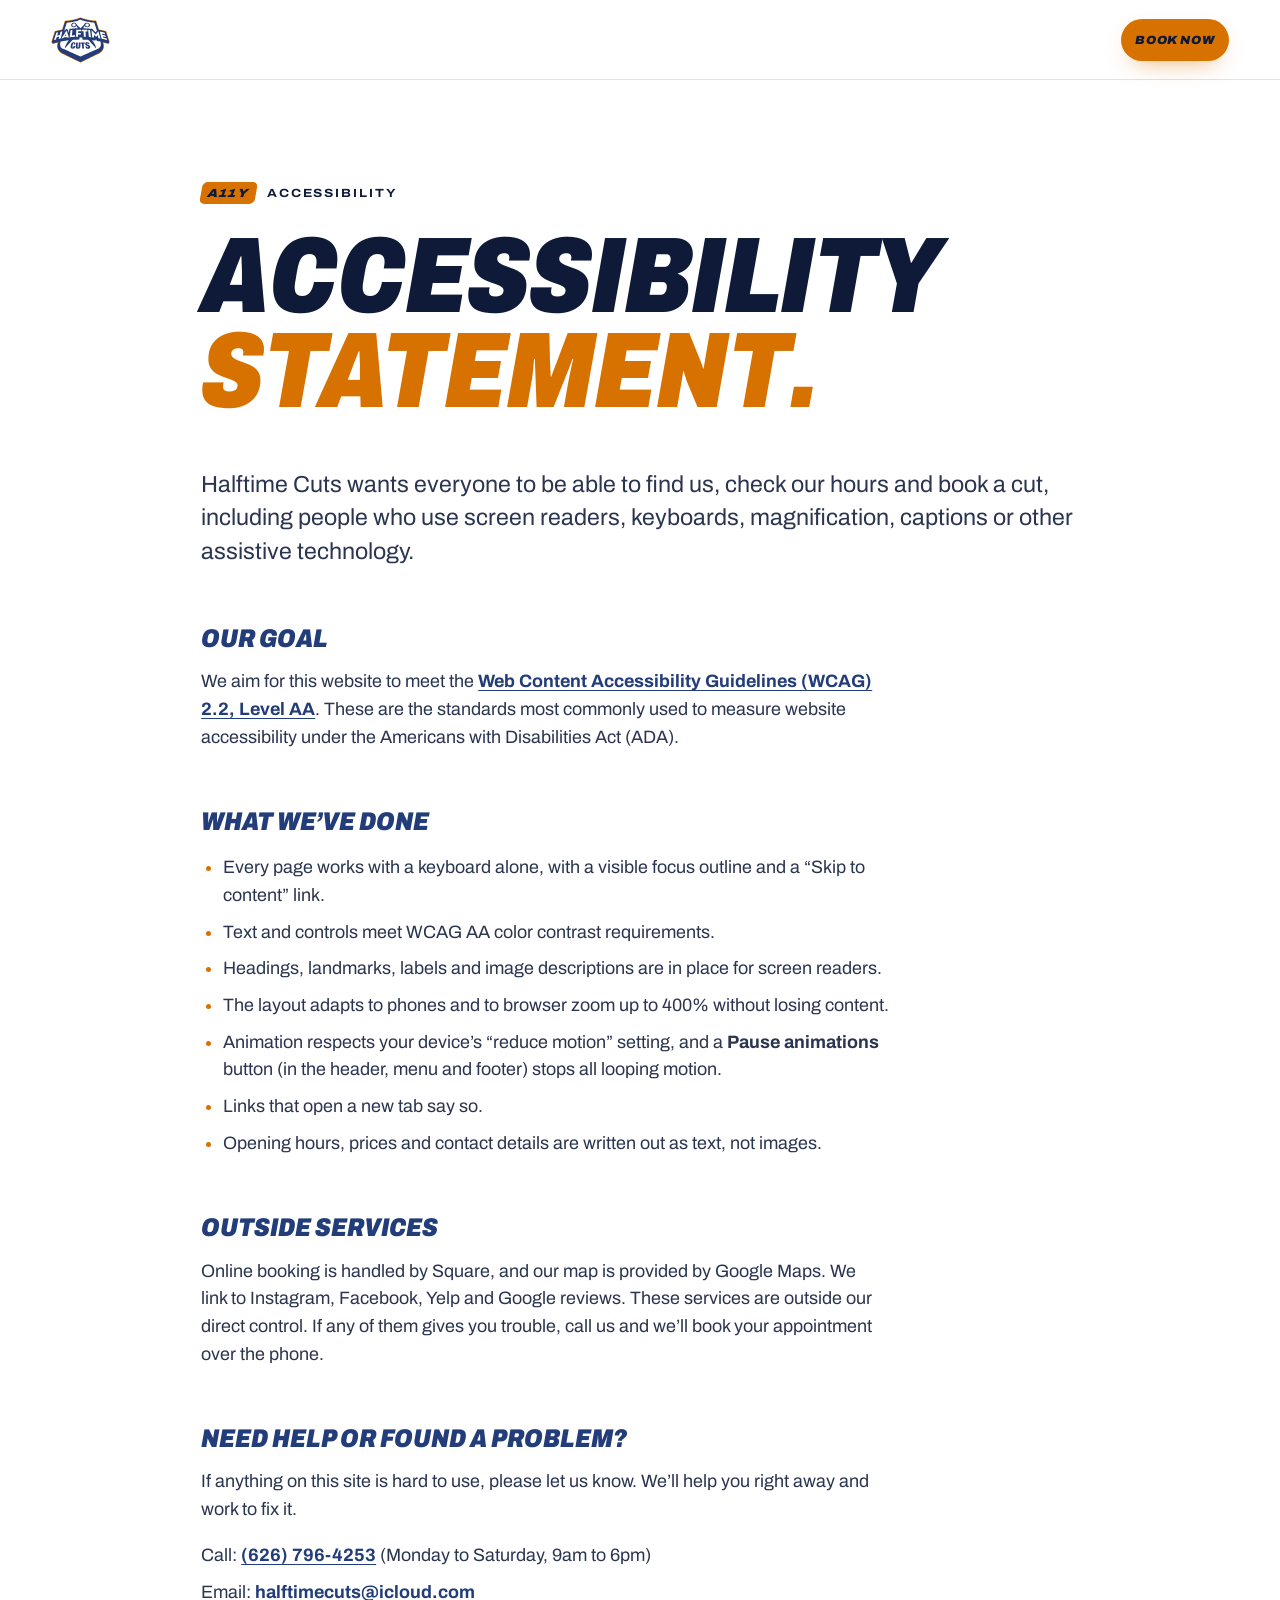
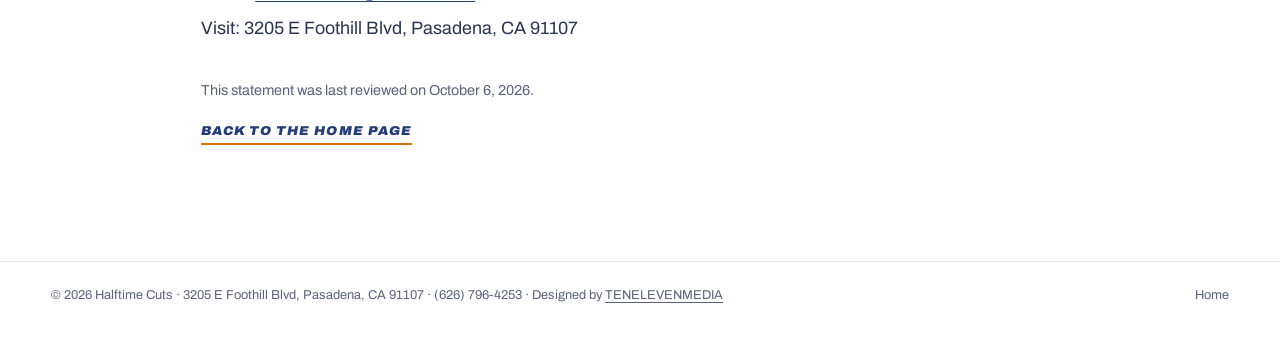
<file: accessibility.html>
<!doctype html>
<html lang="en" class="js">
<head>
  <meta charset="utf-8">
  <meta name="viewport" content="width=device-width, initial-scale=1, viewport-fit=cover">
  <title>Accessibility Statement | Halftime Cuts, Pasadena</title>
  <meta name="description" content="Halftime Cuts is committed to a website everyone can use. Read our accessibility statement and how to reach us if anything gets in your way.">
  <meta name="theme-color" content="#FFFFFF">
  <link rel="canonical" href="https://www.halftimecuts.com/accessibility.html">
  <link rel="icon" href="assets/img/favicon-32.png" sizes="32x32" type="image/png">
  <link rel="icon" href="assets/img/logo.svg" type="image/svg+xml">
  <link rel="apple-touch-icon" href="assets/img/apple-touch-icon.png">
  <link rel="manifest" href="site.webmanifest">
  <link rel="stylesheet" href="assets/css/styles.css">
  <script>
    if (/\.github\.io$/i.test(location.hostname)) {
      var m = document.createElement('meta'); m.name = 'robots'; m.content = 'noindex'; document.head.appendChild(m);
    }
  </script>
</head>
<body>
  <a class="skip-link" href="#main">Skip to content</a>
  <p id="new-tab" hidden>Opens in a new tab</p>

  <header class="header is-scrolled">
    <div class="header__inner">
      <a class="brand" href="./" aria-label="Halftime Cuts home">
        <img class="brand__logo" src="assets/img/logo.svg" alt="" width="616" height="482">
      </a>
      <div class="header__actions">
        <a class="btn btn--orange btn--sm" href="https://book.squareup.com/appointments/pg6dc6n4ebbigh/location/L945AZH7F1CPT/services?ref=accessibility" target="_blank" rel="noopener" aria-describedby="new-tab">
          <span>Book Now</span>
        </a>
      </div>
    </div>
  </header>

  <main id="main" tabindex="-1" class="doc">
    <div class="wrap doc__wrap">
      <p class="kicker"><span>A11Y</span>Accessibility</p>
      <h1 class="h2">Accessibility <em>statement.</em></h1>

      <div class="doc__body">
        <p class="doc__lede">Halftime Cuts wants everyone to be able to find us, check our hours and book a cut, including people who use screen readers, keyboards, magnification, captions or other assistive technology.</p>

        <h2>Our goal</h2>
        <p>We aim for this website to meet the <a href="https://www.w3.org/TR/WCAG22/">Web Content Accessibility Guidelines (WCAG) 2.2, Level AA</a>. These are the standards most commonly used to measure website accessibility under the Americans with Disabilities Act (ADA).</p>

        <h2>What we’ve done</h2>
        <ul>
          <li>Every page works with a keyboard alone, with a visible focus outline and a “Skip to content” link.</li>
          <li>Text and controls meet WCAG AA color contrast requirements.</li>
          <li>Headings, landmarks, labels and image descriptions are in place for screen readers.</li>
          <li>The layout adapts to phones and to browser zoom up to 400% without losing content.</li>
          <li>Animation respects your device’s “reduce motion” setting, and a <strong>Pause animations</strong> button (in the header, menu and footer) stops all looping motion.</li>
          <li>Links that open a new tab say so.</li>
          <li>Opening hours, prices and contact details are written out as text, not images.</li>
        </ul>

        <h2>Outside services</h2>
        <p>Online booking is handled by Square, and our map is provided by Google Maps. We link to Instagram, Facebook, Yelp and Google reviews. These services are outside our direct control. If any of them gives you trouble, call us and we’ll book your appointment over the phone.</p>

        <h2>Need help or found a problem?</h2>
        <p>If anything on this site is hard to use, please let us know. We’ll help you right away and work to fix it.</p>
        <ul class="doc__contact">
          <li>Call: <a href="tel:+16267964253">(626) 796-4253</a> (Monday to Saturday, 9am to 6pm)</li>
          <li>Email: <a href="mailto:halftimecuts@icloud.com">halftimecuts@icloud.com</a></li>
          <li>Visit: 3205 E Foothill Blvd, Pasadena, CA 91107</li>
        </ul>

        <p class="doc__date">This statement was last reviewed on October 6, 2026.</p>

        <p><a class="link-arrow" href="./"><span>Back to the home page</span></a></p>
      </div>
    </div>
  </main>

  <footer class="footer footer--simple">
    <div class="wrap footer__legal">
      <p>© <span data-year>2026</span> Halftime Cuts · 3205 E Foothill Blvd, Pasadena, CA 91107 · <a href="tel:+16267964253">(626) 796-4253</a> · <span class="footer__credit">Designed by <a href="https://www.tenelevenmedia.com/" target="_blank" rel="noopener" aria-describedby="new-tab">TENELEVENMEDIA</a></span></p>
      <a href="./">Home</a>
    </div>
  </footer>
  <script>
    // This page doesn't load main.js, so keep the copyright year current here.
    document.querySelectorAll('[data-year]').forEach(function (el) { el.textContent = String(new Date().getFullYear()); });
  </script>
</body>
</html>
</file>
<file: assets/css/styles.css>
/* ==========================================================================
   Halftime Cuts — Pasadena, CA
   Sports-house barbershop. Brand colors from the logo: blue, orange, white.
   ========================================================================== */

/* ---------- Fonts (self-hosted, OFL; subset to Latin and to the weight/width ranges used) ---------- */
@font-face {
  font-family: "Archivo";
  src: url("../fonts/archivo-latin-wdth-normal.woff2") format("woff2-variations"),
       url("../fonts/archivo-latin-wdth-normal.woff2") format("woff2");
  font-weight: 400 900;
  font-stretch: 75% 120%;
  font-style: normal;
  font-display: swap;
}
@font-face {
  font-family: "Archivo";
  src: url("../fonts/archivo-latin-wdth-italic.woff2") format("woff2-variations"),
       url("../fonts/archivo-latin-wdth-italic.woff2") format("woff2");
  font-weight: 400 900;
  font-stretch: 75% 120%;
  font-style: italic;
  font-display: swap;
}

/* ---------- Tokens ---------- */
:root {
  /* Brand (sampled from the logo) */
  --blue: #223D79;
  --orange: #D77200;
  --white: #FFFFFF;

  /* Supporting */
  --navy: #0E1A38;          /* text ink */
  --blue-2: #2D4C92;
  --orange-2: #F28B1A;      /* orange on blue/navy */
  --orange-ink: #A85600;    /* small orange text on white */
  --ice: #F2F5FA;
  --ice-2: #E4EAF4;
  --ink-soft: #2B3550;
  --muted: #5A6378;
  --line: rgba(14, 26, 56, 0.12);
  --green: #1F8A4C;

  --font: "Archivo", "Helvetica Neue", Arial, sans-serif;

  --gutter: clamp(16px, 4vw, 56px);
  --max: 1520px;
  --header-h: 80px;
  --radius: 20px;

  --ease: cubic-bezier(0.16, 1, 0.3, 1);
  --ease-in-out: cubic-bezier(0.76, 0, 0.24, 1);

  --pole: linear-gradient(45deg,
    var(--blue) 0 12.5%, var(--white) 12.5% 25%, var(--orange) 25% 37.5%, var(--white) 37.5% 50%,
    var(--blue) 50% 62.5%, var(--white) 62.5% 75%, var(--orange) 75% 87.5%, var(--white) 87.5% 100%);

  color-scheme: light;
}

@media (max-width: 899px) {
  :root { --header-h: 66px; --radius: 16px; }
}

/* ---------- Base ---------- */
*, *::before, *::after { box-sizing: border-box; }

html {
  -webkit-text-size-adjust: 100%;
  text-size-adjust: 100%;
  background: var(--white);
}
html {
  /* Focused or anchored content never lands under the fixed header / mobile booking bar (WCAG 2.4.11). */
  scroll-padding-top: calc(var(--header-h) + 16px);
  scroll-padding-bottom: 24px;
}
@media (max-width: 899px) { html { scroll-padding-bottom: calc(96px + env(safe-area-inset-bottom)); } }
@media (prefers-reduced-motion: no-preference) {
  html:not(.motion) { scroll-behavior: smooth; }
}

body {
  margin: 0;
  background: var(--white);
  color: var(--navy);
  font-family: var(--font);
  font-size: clamp(1rem, 0.96rem + 0.2vw, 1.125rem);
  line-height: 1.55;
  -webkit-font-smoothing: antialiased;
  -moz-osx-font-smoothing: grayscale;
  text-rendering: optimizeLegibility;
  overflow-x: clip;
}

img, svg, iframe { display: block; max-width: 100%; }
a { color: inherit; }
p { margin: 0 0 1em; }
p:last-child { margin-bottom: 0; }
h1, h2, h3 { margin: 0; font-weight: inherit; }
address { font-style: normal; }
button { font: inherit; color: inherit; }

::selection { background: var(--orange); color: var(--navy); }

:focus-visible {
  outline: 3px solid var(--navy);
  outline-offset: 3px;
  border-radius: 6px;
}
/* Light focus ring on dark surfaces */
.cta :focus-visible,
.scorebug :focus-visible,
.review-card--blue :focus-visible { outline-color: var(--white); }
/* Programmatic focus targets (sections reached via in-page links) don't need a ring */
[tabindex="-1"]:focus { outline: none; }

.skip-link {
  position: fixed;
  top: 12px; left: 12px;
  z-index: 400;
  padding: 12px 18px;
  border-radius: 999px;
  background: var(--navy);
  color: var(--white);
  font-weight: 700;
  text-decoration: none;
  transform: translateY(-160%);
  transition: transform 0.3s var(--ease);
}
.skip-link:focus { transform: none; }

.sprite { position: absolute; width: 0; height: 0; overflow: hidden; }

.wrap {
  width: 100%;
  max-width: var(--max);
  margin-inline: auto;
  padding-inline: var(--gutter);
}

.section { padding-block: clamp(96px, 12vw, 180px); }

/* ---------- Type ---------- */
.kicker {
  display: flex;
  align-items: center;
  gap: 0.9em;
  margin: 0 0 1.6rem;
  font-size: 0.74rem;
  font-weight: 700;
  font-stretch: 115%;
  letter-spacing: 0.16em;
  text-transform: uppercase;
  color: var(--navy);
}
.kicker span {
  display: inline-grid;
  place-items: center;
  min-width: 2.7em;
  height: 1.9em;
  padding: 0 0.6em;
  border-radius: 5px;
  background: var(--orange);
  color: var(--navy);
  font-style: italic;
  font-weight: 900;
  letter-spacing: 0.04em;
  transform: skewX(-10deg);
  font-variant-numeric: tabular-nums;
}
.kicker--small { margin-bottom: 0.8rem; color: var(--orange-ink); }
.kicker--light { color: var(--white); }
.kicker svg { width: 18px; height: 18px; color: var(--orange-2); }

.h2 {
  font-style: italic;
  font-weight: 900;
  font-stretch: 80%;
  text-transform: uppercase;
  font-size: clamp(3.1rem, 8.4vw, 8.8rem);
  line-height: 0.88;
  letter-spacing: -0.01em;
  color: var(--navy);
}
.h2 em, .hero__title em { font-style: italic; color: var(--orange); }

.h3 {
  font-style: italic;
  font-weight: 900;
  font-stretch: 80%;
  text-transform: uppercase;
  font-size: clamp(3rem, 5.6vw, 5.6rem);
  line-height: 0.88;
  margin-bottom: 1.4rem;
  color: var(--blue);
}

.section-intro {
  max-width: 34ch;
  color: var(--ink-soft);
  font-size: clamp(1.05rem, 1rem + 0.3vw, 1.25rem);
  line-height: 1.5;
}

.section-head { margin-bottom: clamp(40px, 6vw, 88px); }
.section-head--split {
  display: grid;
  grid-template-columns: minmax(0, 1fr);
  gap: 28px;
  align-items: end;
}
@media (min-width: 900px) {
  .section-head--split { grid-template-columns: 1.2fr 1fr; }
  .section-head--split .section-intro { justify-self: end; }
}

.h2, .h3, .gram__title, .player__name, .visit__address, .cta__title, .faq__q, .svc__name,
.stat dd, .score__num, .exp__item h3, .statement { overflow-wrap: anywhere; }

/* Split-text scaffolding (created by JS). Words mask their letters for the rise-in. */
.w {
  display: inline-block;
  overflow: hidden;
  vertical-align: top;
  text-indent: 0;
  padding: 0.08em 0.12em 0.12em 0.02em;
  margin: -0.08em -0.12em -0.12em -0.02em;
}
.wi, .c { display: inline-block; will-change: transform; }
/* Italic letters lean past their own box, and Safari clips each transformed piece to
   that box, slicing the slant off. Pad the box over the overhang and pull the spacing back. */
.wi, .c { padding-inline: 0.1em; margin-inline: -0.1em; }

/* Counters (set up by JS): the real number stays put for screen readers and is
   clipped (never faded) while a decorative copy ticks up over it. */
[data-count] { display: inline-block; position: relative; }
.count__tick { position: absolute; top: 0; left: 0; white-space: nowrap; }
.is-counting > .count__value { display: inline-block; clip-path: inset(0 0 100% 0); }

/* ---------- Buttons & links ---------- */
.btn {
  --h: 50px;
  --fill: var(--blue);
  --fill-text: var(--white);
  position: relative;
  isolation: isolate;
  display: inline-flex;
  align-items: center;
  justify-content: center;
  gap: 0.65em;
  height: var(--h);
  padding: 0 1.5em;
  border: 0;
  border-radius: 999px;
  overflow: hidden;
  font-family: var(--font);
  font-size: 0.82rem;
  font-style: italic;
  font-weight: 900;
  font-stretch: 105%;
  letter-spacing: 0.08em;
  text-transform: uppercase;
  text-decoration: none;
  white-space: nowrap;
  cursor: pointer;
  transition: color 0.45s var(--ease), box-shadow 0.45s var(--ease);
  -webkit-tap-highlight-color: transparent;
}
.btn::before {
  content: "";
  position: absolute;
  inset: -1px;
  z-index: -1;
  border-radius: inherit;
  background: var(--fill);
  transform: translateY(102%);
  transition: transform 0.6s var(--ease);
}
.btn svg { width: 1.15em; height: 1.15em; flex: none; transition: transform 0.6s var(--ease); }
.btn:hover::before, .btn:focus-visible::before { transform: translateY(0); }
.btn:hover, .btn:focus-visible { color: var(--fill-text); }
.btn:hover svg { transform: rotate(45deg); }
.btn:active { transform: scale(0.98); }

.btn--orange { background: var(--orange); color: var(--navy); box-shadow: 0 10px 24px -12px rgba(215, 114, 0, 0.7); }
.btn--blue { background: var(--blue); color: var(--white); --fill: var(--orange); --fill-text: var(--navy); }
.btn--ghost { background: transparent; color: var(--navy); box-shadow: inset 0 0 0 2px var(--navy); --fill: var(--navy); }

.btn--sm { --h: 42px; padding: 0 1.15em; font-size: 0.74rem; }
.btn--lg { --h: 60px; padding: 0 1.9em; font-size: 0.88rem; }
.btn--xl { --h: clamp(68px, 7vw, 92px); padding: 0 2.6em; font-size: clamp(0.95rem, 0.85rem + 0.4vw, 1.15rem); }
.btn--block { width: 100%; }

.link-arrow {
  display: inline-flex;
  align-items: center;
  gap: 0.6em;
  min-height: 24px;
  padding-top: 4px;
  padding-bottom: 0.3em;
  font-size: 0.8rem;
  font-style: italic;
  font-weight: 900;
  font-stretch: 105%;
  letter-spacing: 0.08em;
  text-transform: uppercase;
  text-decoration: none;
  color: var(--blue);
  background: linear-gradient(var(--orange), var(--orange)) left bottom / 100% 2px no-repeat;
  transition: color 0.3s;
}
.link-arrow svg { width: 1.2em; height: 1.2em; transition: transform 0.6s var(--ease); }
.link-arrow:hover { color: var(--orange-ink); }
.link-arrow:hover svg { transform: translateX(5px); }

.icon-btn {
  display: grid;
  place-items: center;
  width: 42px; height: 42px;
  border-radius: 50%;
  color: var(--blue);
  box-shadow: inset 0 0 0 2px var(--ice-2);
  transition: background-color 0.4s var(--ease), color 0.4s var(--ease), box-shadow 0.4s;
}
.icon-btn svg { width: 19px; height: 19px; }
.icon-btn:hover { background: var(--blue); color: var(--white); box-shadow: inset 0 0 0 2px var(--blue); }

/* Pause / play animations (WCAG 2.2.2) */
.icon-btn--motion { display: none; padding: 0; border: 0; background: transparent; cursor: pointer; }
@media (min-width: 900px) { .icon-btn--motion { display: grid; } }
.icon-btn--motion .icon-play,
.is-paused .icon-btn--motion .icon-pause { display: none; }
.is-paused .icon-btn--motion .icon-play { display: block; }
.text-btn {
  display: inline-flex;
  align-items: center;
  gap: 8px;
  min-height: 24px;
  padding: 4px 0;
  border: 0;
  background: none;
  font: inherit;
  color: inherit;
  cursor: pointer;
}
.text-btn__icon {
  width: 10px; height: 12px;
  border-inline: 3px solid currentColor;
}
.is-paused .text-btn__icon {
  width: 0; height: 0;
  border-block: 6px solid transparent;
  border-inline: 10px solid currentColor;
  border-right-width: 0;
}
.text-btn[aria-pressed="true"] { color: var(--orange-ink); }

.stars { display: inline-flex; gap: 2px; color: var(--orange); }
.stars svg { width: 14px; height: 14px; }
.stars--lg svg { width: 22px; height: 22px; }

/* ---------- Preloader ---------- */
.preloader { display: none; }
.intro .preloader {
  position: fixed;
  inset: 0;
  z-index: 250;
  display: grid;
  place-items: center;
  background: var(--white);
  color: var(--navy);
  animation: curtain 0.9s var(--ease-in-out) 1.35s forwards;
}
@keyframes curtain { to { transform: translateY(-100%); visibility: hidden; } }
@property --clock { syntax: "<integer>"; inherits: false; initial-value: 0; }
.preloader__clock-n { counter-reset: clock var(--clock); }
.preloader__clock-n::before { content: counter(clock, decimal-leading-zero); }
.intro .preloader__clock-n { animation: clock 0.95s cubic-bezier(0.45, 0, 0.25, 1) 0.1s forwards; }
@keyframes clock { to { --clock: 45; } }
.intro .preloader__logo { animation: pop 0.8s cubic-bezier(0.34, 1.56, 0.64, 1) backwards; }
.intro .preloader__board { animation: board-out 0.35s ease-in 1.05s forwards; }
@keyframes board-out { to { opacity: 0; translate: 0 -40%; } }
.intro .preloader__word { animation: word-in 0.45s cubic-bezier(0.34, 1.56, 0.64, 1) 1.1s forwards; }
@keyframes word-in { from { opacity: 0; translate: -50% 60%; } to { opacity: 1; translate: -50% 0; } }
.intro .preloader__progress span { animation: grow 1.25s ease-in-out forwards; }
@keyframes grow { to { transform: scaleX(1); } }
@keyframes pop { from { scale: 0.6; } }
.preloader__inner { position: relative; display: grid; justify-items: center; gap: 18px; text-align: center; }
.preloader__logo { width: clamp(150px, 22vw, 220px); height: auto; }
.preloader__board {
  display: flex;
  align-items: center;
  gap: 14px;
  padding: 8px 10px 8px 16px;
  border-radius: 12px;
  background: var(--navy);
  color: var(--white);
}
.preloader__label {
  font-size: 0.7rem;
  font-weight: 700;
  font-stretch: 115%;
  letter-spacing: 0.18em;
  text-transform: uppercase;
  color: var(--orange-2);
}
.preloader__clock {
  min-width: 4.2ch;
  padding: 2px 10px;
  border-radius: 8px;
  background: rgba(255, 255, 255, 0.08);
  font-style: italic;
  font-weight: 900;
  font-stretch: 75%;
  font-size: clamp(2rem, 5vw, 2.8rem);
  line-height: 1;
  font-variant-numeric: tabular-nums;
}
.preloader__word {
  position: absolute;
  left: 50%; bottom: -0.1em;
  margin: 0;
  translate: -50% 0;
  font-style: italic;
  font-weight: 900;
  font-stretch: 80%;
  font-size: clamp(2.6rem, 7vw, 4.4rem);
  line-height: 1;
  text-transform: uppercase;
  color: var(--orange);
  opacity: 0;
  white-space: nowrap;
}
.preloader__progress {
  position: absolute;
  left: var(--gutter); right: var(--gutter); bottom: clamp(24px, 6vh, 56px);
  height: 3px;
  border-radius: 3px;
  background: var(--ice-2);
  overflow: hidden;
}
.preloader__progress span {
  display: block;
  height: 100%;
  background: linear-gradient(90deg, var(--blue), var(--orange));
  transform: scaleX(0);
  transform-origin: left;
}

/* ---------- Header ---------- */
.header {
  position: fixed;
  inset: 0 0 auto;
  z-index: 100;
  padding-top: env(safe-area-inset-top);
}
.header::before {
  content: "";
  position: absolute;
  inset: 0;
  background: rgba(255, 255, 255, 0.86);
  -webkit-backdrop-filter: blur(16px) saturate(1.4);
  backdrop-filter: blur(16px) saturate(1.4);
  border-bottom: 1px solid var(--line);
  opacity: 0;
  transition: opacity 0.5s var(--ease);
}
.header.is-scrolled::before,
.menu-open .header::before { opacity: 1; }
.intro .header { animation: fade-down 0.8s var(--ease) 1.55s backwards; }
@keyframes fade-down { from { opacity: 0; translate: 0 -16px; } }

.header__inner {
  position: relative;
  display: flex;
  align-items: center;
  justify-content: space-between;
  gap: 16px;
  height: var(--header-h);
  max-width: var(--max);
  margin-inline: auto;
  padding-inline: var(--gutter);
}

.brand { display: inline-flex; align-items: center; text-decoration: none; }
.brand__logo {
  width: auto;
  height: 54px;
  transition: transform 0.6s var(--ease), height 0.5s var(--ease);
}
.header.is-scrolled .brand__logo { height: 46px; }
a.brand:hover .brand__logo { transform: rotate(-4deg) scale(1.04); }
.brand--lg .brand__logo { height: 110px; }

.nav { display: none; }
@media (min-width: 900px) {
  .nav {
    position: absolute;
    left: 50%;
    display: flex;
    gap: clamp(18px, 2.6vw, 40px);
    transform: translateX(-50%);
  }
}
.nav__link {
  position: relative;
  padding: 6px 0;
  font-size: 0.76rem;
  font-weight: 800;
  font-stretch: 112%;
  letter-spacing: 0.14em;
  text-transform: uppercase;
  text-decoration: none;
  color: var(--navy);
}
.nav__link::after {
  content: "";
  position: absolute;
  left: 0; right: 0; bottom: 0;
  height: 3px;
  border-radius: 2px;
  background: var(--orange);
  transform: scaleX(0);
  transform-origin: right;
  transition: transform 0.6s var(--ease);
}
.nav__link:hover::after, .nav__link.is-active::after { transform: scaleX(1); transform-origin: left; }
.nav__link.is-active { color: var(--blue); }

.header__actions { display: flex; align-items: center; gap: 10px; }

.menu-toggle {
  position: relative;
  display: grid;
  place-content: center;
  gap: 6px;
  width: 42px; height: 42px;
  padding: 0;
  border: 0;
  border-radius: 50%;
  background: var(--blue);
  color: var(--white);
  cursor: pointer;
}
.menu-toggle__bar {
  display: block;
  width: 18px; height: 2px;
  background: var(--white);
  border-radius: 2px;
  transition: transform 0.5s var(--ease);
}
.menu-toggle[aria-expanded="true"] .menu-toggle__bar:nth-child(2) { transform: translateY(4px) rotate(45deg); }
.menu-toggle[aria-expanded="true"] .menu-toggle__bar:nth-child(3) { transform: translateY(-4px) rotate(-45deg); }
@media (min-width: 900px) { .menu-toggle { display: none; } }
@media (max-width: 479px) {
  .header__actions { gap: 8px; }
  .header__actions .icon-btn { display: none; }
  .header .btn--sm { --h: 40px; padding: 0 1em; font-size: 0.7rem; letter-spacing: 0.06em; }
  .brand__logo { height: 46px; }
  .header.is-scrolled .brand__logo { height: 42px; }
  .menu-toggle { width: 40px; height: 40px; }
}

/* ---------- Mobile menu ---------- */
.mobile-menu {
  position: fixed;
  inset: 0;
  z-index: 90;
  display: flex;
  flex-direction: column;
  justify-content: space-between;
  padding: calc(var(--header-h) + env(safe-area-inset-top) + 24px) var(--gutter) calc(24px + env(safe-area-inset-bottom));
  background: var(--white);
  clip-path: inset(0 0 100% 0);
  transition: clip-path 0.8s var(--ease-in-out);
}
.mobile-menu.is-open { clip-path: inset(0 0 0 0); }
.mobile-menu[hidden] { display: none; }
.mobile-menu__nav { display: flex; flex-direction: column; }
.mobile-menu__nav a {
  display: flex;
  align-items: flex-start;
  gap: 12px;
  padding: 8px 0;
  border-bottom: 1px solid var(--line);
  font-style: italic;
  font-weight: 900;
  font-stretch: 80%;
  font-size: clamp(3rem, 15vw, 5.6rem);
  line-height: 0.95;
  text-transform: uppercase;
  text-decoration: none;
  color: var(--navy);
  opacity: 0;
  transform: translateY(30px);
  transition: opacity 0.6s var(--ease), transform 0.8s var(--ease), color 0.3s;
}
.mobile-menu__nav a span {
  margin-top: 0.6em;
  font-size: 0.72rem;
  font-style: normal;
  font-weight: 800;
  font-stretch: 112%;
  letter-spacing: 0.12em;
  color: var(--orange-ink);
}
.mobile-menu__nav a:active { color: var(--orange); }
.mobile-menu.is-open .mobile-menu__nav a { opacity: 1; transform: none; }
.mobile-menu.is-open .mobile-menu__nav a:nth-child(1) { transition-delay: 0.18s; }
.mobile-menu.is-open .mobile-menu__nav a:nth-child(2) { transition-delay: 0.24s; }
.mobile-menu.is-open .mobile-menu__nav a:nth-child(3) { transition-delay: 0.30s; }
.mobile-menu.is-open .mobile-menu__nav a:nth-child(4) { transition-delay: 0.36s; }
.mobile-menu__meta {
  display: flex;
  flex-wrap: wrap;
  align-items: center;
  justify-content: space-between;
  gap: 4px 16px;
  margin-top: 18px;
  font-size: 0.78rem;
  font-weight: 800;
  font-stretch: 112%;
  letter-spacing: 0.1em;
  text-transform: uppercase;
  color: var(--blue);
}
.mobile-menu__meta a { display: inline-block; padding-block: 4px; text-decoration: none; }

/* ---------- Hero ---------- */
.hero {
  position: relative;
  display: flex;
  min-height: 100svh;
  padding-top: calc(var(--header-h) + env(safe-area-inset-top) + clamp(12px, 2.4vw, 32px));
  padding-bottom: clamp(24px, 3vw, 44px);
  overflow: clip;
}
/* Faint "mowed field" bands behind the hero */
.hero__field {
  position: absolute;
  inset: 0;
  background: repeating-linear-gradient(90deg, var(--white) 0 clamp(60px, 9vw, 140px), #F6F8FC clamp(60px, 9vw, 140px) clamp(120px, 18vw, 280px));
  -webkit-mask-image: linear-gradient(180deg, #000 55%, transparent);
  mask-image: linear-gradient(180deg, #000 55%, transparent);
  pointer-events: none;
}
.hero__grid {
  position: relative;
  display: grid;
  grid-template-columns: minmax(0, 1fr);
  row-gap: 22px;
  align-content: space-between;
}
.hero__eyebrow { display: flex; align-items: center; gap: 10px; }
.eyebrow {
  display: inline-flex;
  align-items: center;
  gap: 10px;
  margin: 0;
  font-size: 0.74rem;
  font-weight: 800;
  font-stretch: 115%;
  letter-spacing: 0.16em;
  text-transform: uppercase;
  color: var(--blue);
}
/* Separators and arrows are drawn as generated content (with empty alt text) so they're never
   read aloud and never sit in a tiny box of their own that checkers mistake for small text. */
.eyebrow__sep::before { content: "·"; content: "·" / ""; }
.live-dot {
  position: relative;
  width: 9px; height: 9px;
  border-radius: 50%;
  background: var(--orange);
}
.is-open-now .live-dot { background: var(--green); }
.is-open-now .live-dot::after {
  content: "";
  position: absolute;
  inset: -4px;
  border-radius: 50%;
  border: 1.5px solid var(--green);
  animation: ping 2s var(--ease) infinite;
}
@keyframes ping { from { transform: scale(0.5); opacity: 1; } to { transform: scale(1.8); opacity: 0; } }

.hero__title {
  margin: 0;
  container-type: inline-size;
  font-style: italic;
  font-weight: 900;
  font-stretch: 78%;
  line-height: 0.86;
  letter-spacing: -0.012em;
  text-transform: uppercase;
  color: var(--navy);
}
.hero__lines {
  display: block;
  font-size: clamp(4rem, 19vw, 11rem);
  font-size: calc(100cqi / 4.95);   /* "BEST SEAT" (letter by letter) measures 4.83em wide */
}
.hero__line { display: block; }   /* may wrap if a visitor enlarges text spacing (WCAG 1.4.12) */
.hero__line--2 { color: var(--blue); }
.hero__line--3 { color: var(--orange); }

.hero__art { position: relative; width: min(100%, 520px); justify-self: center; }

.hero__lede {
  max-width: 40ch;
  margin-bottom: 22px;
  color: var(--ink-soft);
  font-size: clamp(1rem, 0.95rem + 0.35vw, 1.2rem);
}
.hero__ctas { display: flex; flex-wrap: wrap; gap: 10px; }
@media (max-width: 479px) {
  .hero__ctas .btn { flex: 1 1 auto; padding-inline: 1.2em; }
}

@media (min-width: 900px) {
  .hero__grid {
    grid-template-columns: repeat(12, minmax(0, 1fr));
    grid-template-rows: auto 1fr auto auto;
    column-gap: clamp(16px, 2vw, 32px);
    row-gap: 0;
  }
  .hero__eyebrow { grid-column: 1 / 8; grid-row: 1; }
  .hero__title { grid-column: 1 / 8; grid-row: 2; align-self: center; margin-block: 3vh; }
  .hero__art { grid-column: 8 / 13; grid-row: 1 / 4; align-self: center; width: 100%; max-width: 560px; justify-self: end; }
  .hero__foot {
    grid-column: 1 / 8;
    grid-row: 3;
    display: flex;
    align-items: flex-end;
    justify-content: space-between;
    gap: 28px;
  }
  .hero__lede { margin: 0; max-width: 34ch; }
  .hero__ctas { flex: none; }
  .scorebug { grid-column: 1 / 13; grid-row: 4; margin-top: clamp(28px, 4vh, 48px); }
}

/* Center court with the shield */
.court {
  position: relative;
  aspect-ratio: 1;
  perspective: 900px;
}
.court__stripes {
  position: absolute;
  inset: 0;
  border-radius: 50%;
  background: repeating-conic-gradient(var(--blue) 0 6deg, var(--white) 6deg 12deg, var(--orange) 12deg 18deg, var(--white) 18deg 24deg);
  -webkit-mask: radial-gradient(closest-side, transparent calc(100% - 14px), #000 calc(100% - 13px));
  mask: radial-gradient(closest-side, transparent calc(100% - 14px), #000 calc(100% - 13px));
  animation: spin 40s linear infinite;
}
.court__face {
  position: absolute;
  inset: 20px;
  border-radius: 50%;
  background: radial-gradient(circle at 50% 40%, var(--white), var(--ice) 70%);
  box-shadow: inset 0 0 0 2px var(--blue);
  overflow: hidden;
}
.court__lines {
  position: absolute;
  inset: 0;
  width: 100%; height: 100%;
  fill: none;
  stroke: var(--blue);
  stroke-width: 1.6;
  opacity: 0.22;
}
.court__ring {
  position: absolute;
  inset: 0;
  width: 100%; height: 100%;
  animation: spin 50s linear infinite reverse;
}
.court__ring text {
  font-family: var(--font);
  font-size: 15px;
  font-weight: 800;
  font-stretch: 118%;
  letter-spacing: 0.08em;
  text-transform: uppercase;
  fill: var(--blue);
}
.court__logo {
  position: absolute;
  inset: 0;
  display: grid;
  place-items: center;
  transform-style: preserve-3d;
}
.court__logo img {
  width: 74%;
  height: auto;
  filter: drop-shadow(0 26px 30px rgba(14, 26, 56, 0.28));
  animation: float 6s ease-in-out infinite;
}
/* Entrance: CSS-driven so the hero paints immediately (fast LCP) — JS only handles scroll effects.
   On the first visit everything waits for the curtain (--intro-offset). */
.motion { --intro-offset: 0s; }
.intro { --intro-offset: 1.5s; }
.motion .court { animation: court-in 1.5s var(--ease) backwards; animation-delay: calc(0.05s + var(--intro-offset)); }
@keyframes court-in { from { scale: 0.82; rotate: -25deg; } }
.motion .court__logo { animation: pop-big 1.2s cubic-bezier(0.34, 1.56, 0.64, 1) backwards; animation-delay: calc(0.4s + var(--intro-offset)); }
@keyframes pop-big { from { scale: 0.4; } }
.motion [data-hero-fade] { animation: fade-up 0.9s var(--ease) backwards; animation-delay: calc(var(--d, 0.3s) + var(--intro-offset)); }
@keyframes fade-up { from { opacity: 0; translate: 0 18px; } }
.motion:not(.intro) .hero__title .c { animation: rise 1.15s var(--ease) backwards; animation-delay: calc(var(--i) * 35ms + 60ms); }
@keyframes rise { from { transform: translateY(115%); } }
.intro .hero__lines { animation: lift-in 1.3s var(--ease) 1.45s backwards; }
@keyframes lift-in { from { transform: translateY(14%); } }

@keyframes float {
  0%, 100% { transform: translateY(-2%) rotate(-1.5deg); }
  50% { transform: translateY(2%) rotate(1.5deg); }
}
@keyframes spin { to { transform: rotate(360deg); } }

/* Broadcast score bug */
.scorebug {
  display: grid;
  grid-template-columns: 1fr 1fr;
  overflow: hidden;
  border-radius: 16px;
  background: var(--navy);
  color: var(--white);
  box-shadow: 0 26px 50px -30px rgba(14, 26, 56, 0.7);
}
.scorebug__home { display: none; }
.scorebug__cell {
  display: flex;
  flex-direction: column;
  justify-content: center;
  gap: 4px;
  padding: 14px 18px;
  text-decoration: none;
  border-top: 1px solid rgba(255, 255, 255, 0.1);
  transition: background-color 0.4s var(--ease);
}
.scorebug__cell--status { grid-column: 1 / -1; border-top: 0; }
.scorebug__cell + .scorebug__cell:not(.scorebug__cell--status) { border-left: 1px solid rgba(255, 255, 255, 0.1); }
.scorebug__cell--status + .scorebug__cell { border-left: 0 !important; }
a.scorebug__cell:hover { background: rgba(255, 255, 255, 0.06); }
.scorebug a:focus-visible { outline-offset: -5px; border-radius: 12px; }
.scorebug__cta:focus-visible { outline-color: var(--navy) !important; }
.scorebug__label {
  font-size: 0.7rem;
  font-weight: 800;
  font-stretch: 115%;
  letter-spacing: 0.16em;
  text-transform: uppercase;
  color: var(--orange-2);
}
.scorebug__value {
  display: flex;
  align-items: baseline;
  flex-wrap: wrap;
  gap: 2px 8px;
  font-style: italic;
  font-weight: 900;
  font-stretch: 85%;
  font-size: clamp(1.15rem, 1rem + 0.6vw, 1.5rem);
  line-height: 1.05;
  text-transform: uppercase;
}
.scorebug__value svg { width: 0.8em; height: 0.8em; color: var(--orange-2); align-self: center; }
.scorebug__value small {
  font-size: 0.72rem;
  font-style: normal;
  font-weight: 500;
  font-stretch: 100%;
  letter-spacing: 0.02em;
  text-transform: none;
  color: #BCC0CA;   /* 72% white on navy, as a solid colour */
}
.scorebug__live {
  display: inline-flex;
  align-items: center;
  gap: 6px;
}
.scorebug__live.is-live {
  padding: 2px 8px 2px 6px;
  border-radius: 4px;
  background: var(--orange);
  color: var(--navy);
}
.scorebug__live.is-live::before {
  content: "";
  width: 7px; height: 7px;
  border-radius: 50%;
  background: var(--navy);
  animation: blink 1.4s steps(2, jump-none) infinite;
}
@keyframes blink { 50% { opacity: 0.2; } }
.scorebug__cta {
  grid-column: 1 / -1;
  display: flex;
  align-items: center;
  justify-content: space-between;
  gap: 14px;
  padding: 14px 20px;
  background: var(--orange);
  color: var(--navy);
  text-decoration: none;
  transition: background-color 0.4s var(--ease);
}
.scorebug__cta span {
  display: grid;
  font-style: italic;
  font-weight: 900;
  font-stretch: 85%;
  font-size: 1.7rem;
  line-height: 0.95;
  text-transform: uppercase;
}
.scorebug__cta small {
  font-size: 0.7rem;
  font-style: normal;
  font-weight: 800;
  font-stretch: 115%;
  letter-spacing: 0.16em;
}
.scorebug__cta svg { width: 30px; height: 30px; transition: transform 0.6s var(--ease); }
.scorebug__cta:hover { background: var(--white); }
.scorebug__cta:hover svg { transform: rotate(45deg); }

@media (min-width: 900px) {
  .scorebug { grid-template-columns: auto 1.35fr 1fr 1fr auto; border-radius: 18px; }
  .scorebug__home {
    display: flex;
    flex-direction: column;
    justify-content: center;
    gap: 4px;
    padding: 14px 26px;
    background: var(--blue);
    box-shadow: inset -5px 0 0 var(--orange);
  }
  .scorebug__home .scorebug__label { color: #FFD9B0; }
  .scorebug__team {
    font-style: italic;
    font-weight: 900;
    font-stretch: 85%;
    font-size: 1.5rem;
    line-height: 1;
    text-transform: uppercase;
  }
  .scorebug__cell { padding: 16px 26px; border-top: 0; }
  .scorebug__cell--status { grid-column: auto; }
  .scorebug__cell + .scorebug__cell,
  .scorebug__cell--status + .scorebug__cell { border-left: 1px solid rgba(255, 255, 255, 0.1) !important; }
  .scorebug__cta { grid-column: auto; padding: 14px 30px; gap: 26px; }
}

/* ---------- Ticker ---------- */
.ticker {
  position: relative;
  padding-block: clamp(40px, 6vw, 84px);
  overflow: clip;
}
.ticker__band {
  position: relative;
  width: 112vw;
  margin-left: -6vw;
  padding-block: 0.34em;
  overflow: hidden;
  font-style: italic;
  font-weight: 900;
  font-stretch: 80%;
  text-transform: uppercase;
  line-height: 1;
}
.ticker__band--orange {
  z-index: 2;
  background: var(--orange);
  color: var(--navy);
  font-size: clamp(2.2rem, 6vw, 5.6rem);
  transform: rotate(-2.4deg);
}
.ticker__band--blue {
  z-index: 1;
  margin-top: -0.2em;
  background: var(--blue);
  color: var(--white);
  font-size: clamp(1.3rem, 3.2vw, 3rem);
  transform: rotate(1.7deg);
}
.ticker__track { display: flex; width: max-content; will-change: transform; }
.ticker__group { display: flex; align-items: center; flex: none; }
.ticker__group span { padding-inline: 0.36em; }
.ticker__group i {
  display: inline-block;
  width: 0.26em; height: 0.26em;
  background: currentColor;
  transform: rotate(45deg);
}
.ticker__band--blue .ticker__group i { background: var(--orange-2); }

/* ---------- The Shop ---------- */
.statement {
  max-width: 30ch;
  margin: 0 0 clamp(64px, 9vw, 140px) auto;
  font-weight: 600;
  font-stretch: 95%;
  font-size: clamp(1.7rem, 3.2vw, 3.2rem);
  line-height: 1.14;
  letter-spacing: -0.02em;
  color: var(--navy);
}

.shop__grid {
  display: grid;
  grid-template-columns: minmax(0, 1fr);
  gap: clamp(40px, 6vw, 96px);
  align-items: center;
}
@media (min-width: 900px) { .shop__grid { grid-template-columns: 5fr 6fr; } }
.shop__photo { margin: 0; }
.shop__photo figcaption { margin-top: 16px; font-size: 0.82rem; color: var(--muted); }
.shop__owner p { max-width: 46ch; color: var(--ink-soft); }
.shop__owner .link-arrow { margin-top: 1.2rem; }

.photo {
  position: relative;
  overflow: hidden;
  aspect-ratio: 4 / 5;
  border-radius: var(--radius);
  background: var(--ice);
  transform: translateZ(0);
}
.photo--arch { border-radius: 999px 999px var(--radius) var(--radius); aspect-ratio: 4 / 5.2; }
.photo > img,
.photo__fallback {
  position: absolute;
  inset: -6% 0;
  width: 100%;
  height: 112%;
  object-fit: cover;
}
.photo__fallback {
  display: grid;
  place-items: center;
  overflow: hidden;
  color: var(--white);
}
/* Team-stripe band (barber-pole colors) at the foot of every frame */
.photo__fallback::after {
  content: "";
  position: absolute;
  left: 0; right: 0; bottom: 6%;
  height: 11%;
  background: var(--pole);
  background-size: 64px 64px;
}
.photo__fallback span {
  font-style: italic;
  font-weight: 900;
  font-stretch: 80%;
  font-size: clamp(9rem, 17vw, 14rem);
  line-height: 0.8;
  text-transform: uppercase;
  text-shadow: 0.05em 0.05em 0 var(--orange);
  transform: translateY(-8%);
}
.photo__fallback--words span {
  font-size: clamp(4rem, 8vw, 7.5rem);
  line-height: 0.9;
  text-align: center;
}
.photo__fallback--blue { background: var(--blue); }
.photo__fallback--navy { background: var(--navy); }
.photo__fallback--orange { background: var(--orange); }
.photo__fallback--orange span { text-shadow: 0.05em 0.05em 0 var(--blue); }
.photo__fallback--ice { background: var(--ice-2); color: var(--blue); }

/* Box score */
.boxscore {
  margin-top: clamp(72px, 10vw, 150px);
  overflow: hidden;
  border-radius: var(--radius);
  box-shadow: inset 0 0 0 2px var(--navy);
}
.boxscore__title {
  margin: 0;
  padding: 10px 20px;
  background: var(--navy);
  color: var(--white);
  font-size: 0.72rem;
  font-weight: 800;
  font-stretch: 115%;
  letter-spacing: 0.18em;
  text-transform: uppercase;
}
.boxscore__title::before {
  content: "";
  display: inline-block;
  width: 8px; height: 8px;
  margin-right: 10px;
  background: var(--orange-2);
  transform: rotate(45deg) translateY(-1px);
}
.stats { display: grid; grid-template-columns: repeat(2, minmax(0, 1fr)); margin: 0; }
@media (min-width: 900px) { .stats { grid-template-columns: repeat(4, 1fr); } }
.stat {
  display: flex;
  flex-direction: column-reverse;
  justify-content: flex-end;
  gap: 10px;
  padding: 24px 22px 26px;
  border-top: 1px solid var(--line);
}
.stat:nth-child(even) { border-left: 1px solid var(--line); }
@media (min-width: 900px) {
  .stat { border-top: 0; }
  .stat + .stat { border-left: 1px solid var(--line); }
}
.stat dt {
  font-size: 0.72rem;
  font-weight: 700;
  font-stretch: 115%;
  letter-spacing: 0.14em;
  text-transform: uppercase;
  color: var(--muted);
}
.stat dd {
  margin: 0;
  font-style: italic;
  font-weight: 900;
  font-stretch: 75%;
  font-size: clamp(3.4rem, 6.6vw, 6.6rem);
  line-height: 0.85;
  color: var(--blue);
  font-variant-numeric: tabular-nums;
}
.stat dd small {
  margin-left: 0.12em;
  font-size: 0.36em;
  font-stretch: 90%;
  color: var(--orange);
}

/* ---------- Playbook (services) ---------- */
.menu { position: relative; background: var(--ice); overflow: clip; }
.menu__court {
  position: absolute;
  inset: 0;
  pointer-events: none;
  background:
    radial-gradient(circle at 92% 8%, transparent 0 calc(min(30vw, 420px) - 2px), rgba(34, 61, 121, 0.09) calc(min(30vw, 420px) - 2px) min(30vw, 420px), transparent calc(min(30vw, 420px) + 1px)),
    radial-gradient(circle at 92% 8%, transparent 0 calc(min(12vw, 160px) - 2px), rgba(34, 61, 121, 0.09) calc(min(12vw, 160px) - 2px) min(12vw, 160px), transparent calc(min(12vw, 160px) + 1px));
}
.menu .wrap { position: relative; }
.menu__groups {
  display: grid;
  grid-template-columns: minmax(0, 1fr);
  gap: clamp(56px, 6vw, 96px);
}
@media (min-width: 1024px) { .menu__groups { grid-template-columns: 1fr 1fr; } }

.menu__group-title {
  display: flex;
  align-items: center;
  gap: 12px;
  margin: 0 0 18px;
  font-style: italic;
  font-weight: 900;
  font-stretch: 85%;
  font-size: clamp(1.5rem, 2.2vw, 2rem);
  line-height: 1;
  text-transform: uppercase;
  color: var(--blue);
}
.menu__group-title span {
  display: inline-grid;
  place-items: center;
  width: 1.5em; height: 1.5em;
  border-radius: 50%;
  background: var(--blue);
  color: var(--white);
  font-size: 0.7em;
}
.menu__list { margin: 0; padding: 0; list-style: none; border-top: 3px solid var(--navy); }
.menu__list li { border-bottom: 1px solid var(--line); }

.svc {
  position: relative;
  isolation: isolate;
  display: grid;
  grid-template-columns: minmax(0, 1fr) auto auto;
  grid-template-areas:
    "name time price"
    "desc desc go";
  column-gap: clamp(14px, 2vw, 28px);
  row-gap: 6px;
  align-items: baseline;
  padding: 22px 0 20px;
  text-decoration: none;
  transition: color 0.5s var(--ease);
}
.svc::before {
  content: "";
  position: absolute;
  inset: 0 calc(-1 * clamp(10px, 1.4vw, 20px));
  z-index: -1;
  border-radius: 14px;
  background: var(--blue);
  transform: scaleY(0);
  transform-origin: bottom;
  transition: transform 0.6s var(--ease);
}
.svc__name {
  grid-area: name;
  font-style: italic;
  font-weight: 900;
  font-stretch: 85%;
  font-size: clamp(1.35rem, 2vw, 1.85rem);
  line-height: 1;
  text-transform: uppercase;
  transition: transform 0.6s var(--ease);
}
.svc__desc {
  grid-area: desc;
  max-width: 44ch;
  font-size: 0.92rem;
  line-height: 1.45;
  color: var(--muted);
  transition: color 0.5s var(--ease), transform 0.6s var(--ease);
}
.svc__time {
  grid-area: time;
  font-size: 0.72rem;
  font-weight: 700;
  font-stretch: 115%;
  letter-spacing: 0.12em;
  text-transform: uppercase;
  color: var(--muted);
  white-space: nowrap;
  transition: color 0.5s var(--ease);
}
.svc__price {
  grid-area: price;
  min-width: 2.4ch;
  font-style: italic;
  font-weight: 900;
  font-stretch: 75%;
  font-size: clamp(2.1rem, 3.2vw, 2.9rem);
  line-height: 0.8;
  text-align: right;
  color: var(--blue);
  font-variant-numeric: tabular-nums;
  transition: color 0.5s var(--ease), transform 0.6s var(--ease);
}
.svc__go {
  grid-area: go;
  justify-self: end;
  display: grid;
  place-items: center;
  width: 34px; height: 34px;
  border-radius: 50%;
  background: var(--orange);
  color: var(--navy);
  transform: scale(0);
  transition: transform 0.6s var(--ease);
}
.svc__go svg { width: 16px; height: 16px; }
@media (hover: hover) {
  .svc:hover { color: var(--white); }
  .svc:hover::before { transform: scaleY(1); }
  .svc:hover .svc__name, .svc:hover .svc__desc { transform: translateX(10px); }
  .svc:hover .svc__price { transform: translateX(-10px); color: var(--orange-2); }
  .svc:hover .svc__desc, .svc:hover .svc__time { color: #CFD5E3; }
  .svc:hover .svc__go { transform: scale(1) translateX(-10px); }
}
@media (hover: none) {
  .svc__go { transform: scale(0.82); background: transparent; color: var(--orange-ink); box-shadow: inset 0 0 0 2px var(--orange); }
}

.menu__note { margin-top: 22px; max-width: 46ch; font-size: 0.92rem; color: var(--muted); }
.menu__cta {
  display: flex;
  flex-wrap: wrap;
  align-items: center;
  gap: 14px 24px;
  margin-top: clamp(56px, 7vw, 96px);
  padding-top: clamp(28px, 3vw, 40px);
  border-top: 1px solid var(--line);
}
.menu__cta p { margin: 0; font-size: 0.86rem; color: var(--muted); }

/* ---------- Starting lineup ---------- */
.lineup { position: relative; overflow: clip; background: var(--white); }
.lineup__pin { position: relative; }
.lineup__rail { padding-block: clamp(96px, 12vw, 160px); }
.lineup__intro {
  max-width: var(--max);
  margin: 0 auto clamp(36px, 5vw, 56px);
  padding-inline: var(--gutter);
}
.lineup__intro .section-intro { margin-top: 26px; }
@media (min-width: 1024px) and (min-height: 640px) {
  .motion .lineup__intro .h2 { font-size: clamp(3rem, 6.2vw, 6.6rem); }
}
.lineup__hint {
  display: flex;
  align-items: center;
  gap: 12px;
  margin-top: 26px;
  font-size: 0.72rem;
  font-weight: 800;
  font-stretch: 115%;
  letter-spacing: 0.14em;
  text-transform: uppercase;
  color: var(--muted);
}
.lineup__hint b { font-weight: inherit; }
.lineup__hint-desk { display: none; }
.lineup__hint span {
  position: relative;
  width: 56px; height: 3px;
  border-radius: 2px;
  overflow: hidden;
  background: var(--ice-2);
}
.lineup__hint span::after {
  content: "";
  position: absolute;
  inset: 0;
  background: var(--orange);
  animation: hint 2.2s var(--ease-in-out) infinite;
}
@keyframes hint { from { transform: translateX(-100%); } to { transform: translateX(100%); } }

.lineup__cards {
  display: flex;
  gap: 16px;
  padding-inline: var(--gutter);
  overflow-x: auto;
  scroll-snap-type: x mandatory;
  scroll-padding-inline: var(--gutter);
  scrollbar-width: none;
  overscroll-behavior-x: contain;
  padding-block: 6px 10px;
}
.lineup__cards::-webkit-scrollbar { display: none; }

.player { flex: 0 0 min(78vw, 360px); scroll-snap-align: start; }
.player__photo { position: relative; }
.player__photo .photo { box-shadow: 0 0 0 2px var(--navy); }
.player__num {
  position: absolute;
  top: 12px; right: 16px;
  z-index: 2;
  font-style: italic;
  font-weight: 900;
  font-stretch: 75%;
  font-size: clamp(3.8rem, 6.6vw, 6.6rem);
  line-height: 0.8;
  color: transparent;
  -webkit-text-stroke: 2px var(--white);
  pointer-events: none;
}
.player__num::before { content: attr(data-num); }
.player__photo:has(.photo__fallback--ice) .player__num { -webkit-text-stroke-color: var(--blue); }
.player__captain {
  position: absolute;
  top: 16px; left: 16px;
  z-index: 2;
  display: grid;
  place-items: center;
  width: 38px; height: 38px;
  border-radius: 50%;
  background: var(--orange);
  color: var(--navy);
  font-style: italic;
  font-weight: 900;
  font-size: 1.1rem;
  box-shadow: 0 0 0 3px var(--white);
}
.player__body { padding-top: 22px; }
.player__role {
  margin: 0 0 8px;
  font-size: 0.72rem;
  font-weight: 800;
  font-stretch: 115%;
  letter-spacing: 0.14em;
  text-transform: uppercase;
  color: var(--orange-ink);
}
.player__name {
  font-style: italic;
  font-weight: 900;
  font-stretch: 80%;
  font-size: clamp(2.8rem, 4.4vw, 4.2rem);
  line-height: 0.88;
  text-transform: uppercase;
  color: var(--navy);
}
.player__bio { margin: 14px 0 18px; max-width: 34ch; font-size: 0.96rem; color: var(--ink-soft); }

/* Desktop: pinned, scroll-driven horizontal rail */
@media (min-width: 1024px) and (min-height: 640px) {
  .motion .lineup__pin { height: 100vh; overflow: hidden; }
  .motion .lineup__rail {
    display: flex;
    align-items: center;
    gap: clamp(28px, 3vw, 56px);
    width: max-content;
    height: 100%;
    padding: calc(var(--header-h) + 12px) var(--gutter) 40px;
    will-change: transform;
  }
  .motion .lineup__intro {
    flex: 0 0 min(36rem, 38vw);
    margin: 0;
    padding: 0 clamp(20px, 4vw, 80px) 0 0;
  }
  .motion .lineup__cards { gap: clamp(28px, 3vw, 56px); padding: 0; overflow: visible; }
  .motion .player { flex-basis: min(25vw, calc((100vh - var(--header-h) - 300px) * 0.8)); }
  .motion .lineup__hint-desk { display: inline; }
  .motion .lineup__hint-touch { display: none; }
}
@media (min-width: 1024px) {
  html:not(.motion) .lineup__cards { overflow: visible; display: grid; grid-template-columns: repeat(4, 1fr); max-width: var(--max); margin-inline: auto; }
  html:not(.motion) .lineup__hint { display: none; }
}

/* ---------- Game day ---------- */
.exp { background: var(--ice); }
.exp__list {
  display: grid;
  grid-template-columns: minmax(0, 1fr);
  gap: clamp(40px, 4vw, 56px);
  margin: 0;
  padding: 0;
  list-style: none;
}
@media (min-width: 900px) { .exp__list { grid-template-columns: repeat(3, 1fr); } }
.exp__item { position: relative; padding-top: 28px; }
.exp__rule {
  position: absolute;
  top: 0; left: 0; right: 0;
  height: 3px;
  border-radius: 2px;
  background: linear-gradient(90deg, var(--orange) 0 56px, var(--navy) 56px);
  transform-origin: left;
}
.exp__top { display: flex; align-items: flex-start; justify-content: space-between; margin-bottom: clamp(36px, 5vw, 72px); }
.exp__n {
  font-style: italic;
  font-weight: 900;
  font-stretch: 75%;
  font-size: 1.6rem;
  color: var(--orange);
}
.exp__icon { width: 54px; height: 54px; color: var(--blue); }
.exp__item h3 {
  margin-bottom: 14px;
  font-style: italic;
  font-weight: 900;
  font-stretch: 82%;
  font-size: clamp(1.9rem, 2.6vw, 2.5rem);
  line-height: 0.95;
  text-transform: uppercase;
  color: var(--navy);
}
.exp__item p { max-width: 36ch; color: var(--ink-soft); }

/* ---------- Reviews ---------- */
.reviews { overflow: clip; padding-bottom: clamp(72px, 9vw, 140px); }
.reviews__head {
  display: grid;
  grid-template-columns: minmax(0, 1fr);
  gap: 36px;
  align-items: end;
  margin-bottom: clamp(56px, 8vw, 120px);
}
@media (min-width: 900px) { .reviews__head { grid-template-columns: 1fr auto; } }
.score { display: flex; flex-wrap: wrap; align-items: center; gap: 12px 22px; }
.score__num {
  margin: 0;
  font-style: italic;
  font-weight: 900;
  font-stretch: 75%;
  font-size: clamp(6rem, 11vw, 10rem);
  line-height: 0.78;
  color: var(--blue);
  font-variant-numeric: tabular-nums;
}
.score__meta { margin: 8px 0 12px; font-size: 0.9rem; color: var(--muted); }
.score__links { display: flex; flex-wrap: wrap; gap: 8px 18px; margin: 0; }
.score__links a {
  display: inline-flex;
  align-items: center;
  gap: 4px;
  padding-bottom: 2px;
  min-height: 24px;
  border-bottom: 2px solid var(--orange);
  font-size: 0.76rem;
  font-style: italic;
  font-weight: 900;
  font-stretch: 105%;
  letter-spacing: 0.08em;
  text-transform: uppercase;
  text-decoration: none;
  white-space: nowrap;
  color: var(--blue);
  transition: color 0.3s;
}
.score__links a:hover { color: var(--orange-ink); }
.score__links svg { width: 14px; height: 14px; }

.feature-quote {
  position: relative;
  max-width: 1180px;
  margin: 0 0 clamp(72px, 9vw, 130px);
  padding-left: clamp(0px, 6vw, 96px);
}
.feature-quote__mark {
  position: absolute;
  left: -0.06em; top: -0.2em;
  font-style: italic;
  font-weight: 900;
  font-size: clamp(7rem, 13vw, 12rem);
  line-height: 1;
  color: var(--orange);
}
@media (max-width: 899px) {
  .feature-quote { padding-top: clamp(64px, 16vw, 110px); }
}
.feature-quote blockquote { margin: 0; }
.feature-quote blockquote p {
  font-style: italic;
  font-weight: 700;
  font-stretch: 90%;
  font-size: clamp(1.9rem, 4.2vw, 4.2rem);
  line-height: 1.08;
  letter-spacing: -0.02em;
  color: var(--navy);
}
.feature-quote figcaption {
  display: flex;
  flex-wrap: wrap;
  align-items: center;
  gap: 12px;
  margin-top: 30px;
  font-size: 0.78rem;
  font-weight: 800;
  font-stretch: 115%;
  letter-spacing: 0.14em;
  text-transform: uppercase;
}
.feature-quote figcaption span:last-child { color: var(--muted); }

.reviews__marquee {
  position: relative;
  overflow: hidden;
  -webkit-mask-image: linear-gradient(90deg, transparent, #000 6%, #000 94%, transparent);
  mask-image: linear-gradient(90deg, transparent, #000 6%, #000 94%, transparent);
}
.reviews__track {
  display: flex;
  gap: 20px;
  width: max-content;
  margin: 0;
  padding: 6px var(--gutter);
  list-style: none;
}
.motion .reviews__track { animation: marquee 56s linear infinite; padding-inline: 0; }
.motion .reviews__marquee:hover .reviews__track { animation-play-state: paused; }
html:not(.motion) .reviews__marquee { overflow-x: auto; -webkit-mask-image: none; mask-image: none; scroll-snap-type: x mandatory; }
.reviews__hint { display: none; }
@media (max-width: 899px), (hover: none) and (pointer: coarse) {
  .reviews__marquee {
    overflow-x: auto;
    scroll-snap-type: x mandatory;
    scroll-padding-inline: var(--gutter);
    overscroll-behavior-x: contain;
    -webkit-overflow-scrolling: touch;
    scrollbar-width: none;
    -webkit-mask-image: none;
    mask-image: none;
  }
  .reviews__marquee::-webkit-scrollbar { display: none; }
  .motion .reviews__track { animation: none; padding-inline: var(--gutter); }
  .reviews__track > [aria-hidden="true"] { display: none; }
  .review-card { scroll-snap-align: start; width: min(84vw, 380px); }
  .reviews__hint {
    display: flex;
    align-items: center;
    gap: 12px;
    margin-top: 18px;
    font-size: 0.72rem;
    font-weight: 800;
    font-stretch: 115%;
    letter-spacing: 0.14em;
    text-transform: uppercase;
    color: var(--muted);
  }
  .reviews__hint span {
    position: relative;
    width: 56px; height: 3px;
    border-radius: 2px;
    overflow: hidden;
    background: var(--ice-2);
  }
  .reviews__hint span::after {
    content: "";
    position: absolute;
    inset: 0;
    background: var(--orange);
    animation: hint 2.2s var(--ease-in-out) infinite;
  }
}
html:not(.motion) .review-card { scroll-snap-align: center; }
@keyframes marquee { to { transform: translate3d(-50%, 0, 0); } }

.review-card {
  display: flex;
  flex-direction: column;
  gap: 18px;
  flex: none;
  width: min(82vw, 400px);
  padding: clamp(24px, 2.4vw, 32px);
  border-radius: var(--radius);
  background: var(--white);
  box-shadow: inset 0 0 0 2px var(--ice-2);
}
.review-card > p:not(.review-card__by) {
  flex: 1;
  margin: 0;
  font-style: italic;
  font-weight: 700;
  font-stretch: 92%;
  font-size: clamp(1.2rem, 1.5vw, 1.4rem);
  line-height: 1.25;
  letter-spacing: -0.01em;
}
.review-card__by {
  display: flex;
  justify-content: space-between;
  gap: 12px;
  margin: 0;
  padding-top: 16px;
  border-top: 1px solid var(--line);
  font-size: 0.72rem;
  font-weight: 800;
  font-stretch: 115%;
  letter-spacing: 0.12em;
  text-transform: uppercase;
}
.review-card__by span { color: var(--muted); }
.review-card--orange { background: var(--orange); color: var(--navy); box-shadow: none; }
.review-card--orange .stars { color: var(--navy); }
.review-card--orange .review-card__by { border-color: rgba(14, 26, 56, 0.2); }
.review-card--orange .review-card__by span { color: var(--navy); font-weight: 700; }
.review-card--blue { background: var(--blue); color: var(--white); box-shadow: none; }
.review-card--blue .stars { color: var(--orange-2); }
.review-card--blue .review-card__by { border-color: rgba(255, 255, 255, 0.2); }
.review-card--blue .review-card__by span { color: #C8CEDE; }

/* ---------- Highlight reel (Instagram) ---------- */
.gram { background: var(--ice); overflow: clip; padding-bottom: clamp(64px, 7vw, 110px); }
.gram__title {
  font-style: italic;
  font-weight: 900;
  font-stretch: 80%;
  font-size: clamp(3rem, 12.2vw, 13rem);
  line-height: 0.86;
  letter-spacing: -0.01em;
  overflow-wrap: anywhere;
  color: var(--blue);
}
.gram__title { container-type: inline-size; }
.gram__title > span {
  display: inline-block;
  font-size: min(13rem, calc(100cqi / 8.8));   /* "@halftimecuts" ≈ 8.3em wide when split into letters */
}
.gram__grid[data-href] { cursor: pointer; }
.gram__row {
  display: flex;
  flex-wrap: wrap;
  align-items: flex-end;
  justify-content: space-between;
  gap: 24px;
  margin-top: clamp(24px, 3vw, 40px);
}
.gram__grid {
  display: grid;
  grid-template-columns: repeat(2, 1fr);
  gap: 12px;
  margin-top: clamp(56px, 8vw, 110px);
  padding-inline: var(--gutter);
}
@media (min-width: 900px) {
  .gram__grid { grid-template-columns: repeat(6, 1fr); gap: clamp(12px, 1.4vw, 22px); padding-block: 60px; }
}
.tile {
  position: relative;
  display: block;
  overflow: hidden;
  aspect-ratio: 4 / 5;
  border-radius: var(--radius);
  text-decoration: none;
  transform: translateZ(0);
}
.tile > img {
  position: absolute;
  inset: 0;
  width: 100%; height: 100%;
  object-fit: cover;
  transition: transform 1.2s var(--ease);
}
.tile:hover > img { transform: scale(1.07); }
.tile__fallback {
  position: absolute;
  inset: 0;
  display: grid;
  place-items: end start;
  padding: clamp(14px, 1.4vw, 22px);
  font-size: clamp(1.7rem, 2.4vw, 2.4rem);
  line-height: 0.9;
  transition: transform 1s var(--ease);
}
.tile__fallback em { font-style: italic; font-weight: 900; font-stretch: 80%; text-transform: uppercase; }
.tile:hover .tile__fallback { transform: scale(1.04); }
.tile::after {
  content: "";
  position: absolute;
  top: 14px; right: 14px;
  width: 30px; height: 30px;
  border-radius: 50%;
  background: var(--orange) url("data:image/svg+xml,%3Csvg xmlns='http://www.w3.org/2000/svg' viewBox='0 0 24 24' fill='none' stroke='%230E1A38' stroke-width='2'%3E%3Crect x='3' y='3' width='18' height='18' rx='5'/%3E%3Ccircle cx='12' cy='12' r='4.2'/%3E%3C/svg%3E") center / 16px no-repeat;
  opacity: 0;
  transform: scale(0.6);
  transition: opacity 0.4s, transform 0.6s var(--ease);
}
.tile:hover::after { opacity: 1; transform: none; }
.tile--ice { background: var(--ice-2); color: var(--blue); }
.tile--white { background: var(--white); color: var(--blue); box-shadow: inset 0 0 0 2px var(--ice-2); }
.tile--orange { background: var(--orange); color: var(--navy); }
.tile--blue { background: var(--blue); color: var(--white); }
.tile--navy { background: var(--navy); color: var(--white); }
.tile--pole { background: var(--pole); background-size: 72px 72px; }
.tile__fallback--logo { place-items: center; }
.tile__fallback--logo img {
  width: 76%;
  height: auto;
  padding: 10% 6%;
  border-radius: 50%;
  aspect-ratio: 1;
  object-fit: contain;
  background: var(--white);
  box-shadow: 0 0 0 3px var(--blue);
}

/* ---------- Home court (visit) ---------- */
.visit__grid {
  display: grid;
  grid-template-columns: minmax(0, 1fr);
  gap: clamp(48px, 6vw, 96px);
}
@media (min-width: 1024px) { .visit__grid { grid-template-columns: 1fr 1fr; align-items: center; } }
.visit__info .h2 { margin-bottom: clamp(32px, 4vw, 52px); }
.visit__address {
  font-style: italic;
  font-weight: 900;
  font-stretch: 82%;
  font-size: clamp(2rem, 3.6vw, 3.3rem);
  line-height: 0.98;
  text-transform: uppercase;
  color: var(--blue);
}
.visit__address a {
  text-decoration: none;
  background: linear-gradient(var(--orange), var(--orange)) left 96% / 0 4px no-repeat;
  transition: background-size 0.7s var(--ease);
}
.visit__address a:hover { background-size: 100% 4px; }

.visit__local { max-width: 40ch; margin: 16px 0 0; color: var(--ink-soft); }
.visit__map-note a { color: var(--blue); font-weight: 700; }
.status {
  display: inline-flex;
  align-items: center;
  gap: 10px;
  margin: 26px 0 18px;
  padding: 8px 14px;
  border-radius: 999px;
  background: var(--ice);
  box-shadow: inset 0 0 0 1px var(--line);
  font-size: 0.84rem;
  font-weight: 700;
}
.status__dot { width: 9px; height: 9px; border-radius: 50%; background: var(--muted); }
.status.is-open .status__dot { background: var(--green); box-shadow: 0 0 0 4px rgba(31, 138, 76, 0.16); }
.status.is-closed .status__dot { background: var(--orange); }

.hours { width: 100%; max-width: 460px; border-collapse: collapse; font-size: 0.96rem; }
.hours caption {
  padding-bottom: 10px;
  border-bottom: 3px solid var(--navy);
  text-align: left;
  font-size: 0.72rem;
  font-weight: 800;
  font-stretch: 115%;
  letter-spacing: 0.16em;
  text-transform: uppercase;
}
.hours th, .hours td { padding: 10px 0; border-bottom: 1px solid var(--line); text-align: left; font-weight: 500; }
.hours td { text-align: right; font-variant-numeric: tabular-nums; }
.hours tr.is-today th, .hours tr.is-today td { font-weight: 900; color: var(--blue); }
.today-chip {
  display: inline-block;
  margin-left: 10px;
  padding: 2px 8px;
  border-radius: 4px;
  background: var(--orange);
  color: var(--navy);
  font-size: 0.7rem;
  font-style: italic;
  font-weight: 900;
  letter-spacing: 0.1em;
  text-transform: uppercase;
  vertical-align: 2px;
}
.hours tr:not(.is-today) td { color: var(--ink-soft); }

.visit__contact { display: flex; flex-wrap: wrap; gap: 10px 26px; margin: 26px 0 30px; }
.visit__contact a {
  display: inline-flex;
  align-items: center;
  gap: 8px;
  font-weight: 700;
  text-decoration: none;
  color: var(--blue);
  border-bottom: 2px solid var(--ice-2);
  transition: border-color 0.3s, color 0.3s;
}
.visit__contact a:hover { border-color: var(--orange); }
.visit__contact svg { width: 18px; height: 18px; }
.visit__ctas { display: flex; flex-wrap: wrap; gap: 10px; }
.visit__ctas .btn--ghost svg { transform: none; }

.visit__map { position: relative; }
.map-frame {
  position: relative;
  overflow: hidden;
  aspect-ratio: 4 / 4.4;
  border-radius: var(--radius);
  background: var(--ice);
  box-shadow: 0 0 0 2px var(--blue), 0 0 0 8px var(--white), 0 0 0 10px var(--orange);
}
@media (max-width: 899px) { .map-frame { aspect-ratio: 1; } }
.map-fallback {
  position: absolute;
  inset: 0;
  display: grid;
  place-content: center;
  justify-items: center;
  gap: 16px;
  color: var(--blue);
  text-decoration: none;
  font-size: 0.74rem;
  font-weight: 800;
  font-stretch: 112%;
  letter-spacing: 0.14em;
  text-transform: uppercase;
}
.map-fallback img { width: 140px; height: auto; }
.map-fallback:focus-visible { outline-offset: -6px; }
.map-frame iframe {
  position: absolute;
  inset: 0;
  width: 100%; height: 100%;
  border: 0;
  filter: grayscale(0.85) contrast(1.05);
  transition: filter 0.8s var(--ease);
}
.map-frame:hover iframe { filter: none; }
.visit__map-note { margin-top: 22px; font-size: 0.82rem; color: var(--muted); }

/* ---------- Final CTA ---------- */
.cta { padding: 0 0 clamp(16px, 2vw, 24px); }
.cta__panel {
  position: relative;
  overflow: hidden;
  display: grid;
  place-items: center;
  min-height: min(92svh, 900px);
  padding: clamp(80px, 10vw, 140px) var(--gutter);
  background: var(--blue);
  color: var(--white);
  text-align: center;
}
.cta__court { position: absolute; inset: 0; }
.cta__court svg {
  width: 100%; height: 100%;
  fill: none;
  stroke: rgba(255, 255, 255, 0.14);
  stroke-width: 3;
}
.cta__court .fill { fill: rgba(255, 255, 255, 0.14); stroke: none; }
.cta__content { position: relative; display: flex; flex-direction: column; align-items: center; }
.cta__title {
  margin-bottom: clamp(36px, 5vw, 64px);
  font-style: italic;
  font-weight: 900;
  font-stretch: 80%;
  font-size: clamp(4rem, 12.5vw, 13.5rem);
  line-height: 0.86;
  text-transform: uppercase;
}
.cta__title em { display: block; color: var(--orange-2); }
.cta__phone {
  margin-top: 22px;
  padding-top: 4px;
  padding-bottom: 3px;
  border-bottom: 2px solid rgba(255, 255, 255, 0.35);
  font-size: 0.8rem;
  font-weight: 800;
  font-stretch: 112%;
  letter-spacing: 0.12em;
  text-transform: uppercase;
  text-decoration: none;
}
.cta__phone:hover { border-color: var(--orange-2); }
.cta .btn--orange { --fill: var(--white); --fill-text: var(--navy); }

/* ---------- Footer ---------- */
.footer { padding-top: clamp(72px, 8vw, 120px); overflow: clip; }
.footer__grid { display: grid; grid-template-columns: repeat(2, minmax(0, 1fr)); gap: 40px 24px; }
@media (min-width: 900px) { .footer__grid { grid-template-columns: 2fr repeat(4, 1fr); } }
.footer__brand { grid-column: 1 / -1; }
@media (min-width: 900px) { .footer__brand { grid-column: auto; } }
.footer__brand p { margin-top: 16px; max-width: 28ch; color: var(--muted); }
.footer__col h3 {
  margin-bottom: 12px;
  font-size: 0.72rem;
  font-weight: 800;
  font-stretch: 115%;
  letter-spacing: 0.14em;
  text-transform: uppercase;
  color: var(--orange-ink);
}
.footer__col p { font-size: 0.96rem; overflow-wrap: anywhere; }
.footer__col a { text-decoration: none; transition: color 0.3s; }
.footer__col a:hover { color: var(--orange-ink); }
.footer__social { display: flex; align-items: center; gap: 12px; }
.footer__social a:not(.footer__yelp) {
  display: grid;
  place-items: center;
  width: 40px; height: 40px;
  border-radius: 50%;
  color: var(--blue);
  box-shadow: inset 0 0 0 2px var(--ice-2);
  transition: background-color 0.4s, color 0.4s, box-shadow 0.4s;
}
.footer__social a:not(.footer__yelp):hover { background: var(--blue); color: var(--white); box-shadow: inset 0 0 0 2px var(--blue); }
.footer__social svg { width: 18px; height: 18px; }
.footer__yelp { display: inline-block; padding-block: 6px; font-size: 0.78rem; font-style: italic; font-weight: 900; letter-spacing: 0.1em; text-transform: uppercase; color: var(--blue); }

.footer__word {
  margin: clamp(56px, 8vw, 110px) 0 0;
  padding-inline: var(--gutter);
  container-type: inline-size;
  font-style: italic;
  font-weight: 900;
  font-stretch: 80%;
  line-height: 0.84;
  text-transform: uppercase;
  text-align: center;
  color: var(--blue);
  user-select: none;
}
.footer__word > span {
  display: inline-block;
  font-size: 13vw;
  font-size: calc(100cqi / 7.8);    /* "HALFTIME CUTS" measures ~7.4em wide once split into letters */
}
.footer__word em { font-style: italic; color: var(--orange); }

.footer__legal {
  display: flex;
  flex-wrap: wrap;
  justify-content: space-between;
  gap: 10px 24px;
  margin-top: clamp(20px, 3vw, 36px);
  padding-top: 20px;
  padding-bottom: 28px;
  border-top: 1px solid var(--line);
  font-size: 0.8rem;
  color: var(--muted);
}
.footer__legal p { margin: 0; }
.footer__credit { white-space: nowrap; }
.footer__legal a { display: inline-block; padding-block: 4px; text-decoration: none; }
.footer__legal { align-items: center; }
.footer__legal a:hover { color: var(--navy); }
/* The credit link sits inside running text, so it needs an underline, not just color. */
.footer__credit a { text-decoration: underline; text-underline-offset: 3px; }
.footer__top::after { content: "↑"; content: "↑" / ""; margin-left: 0.35em; }
@media (max-width: 899px) { .footer__legal { padding-bottom: calc(100px + env(safe-area-inset-bottom)); } }

/* ---------- Mobile booking bar ---------- */
.book-bar { display: none; }
@media (max-width: 899px) {
  .book-bar {
    position: fixed;
    left: 12px; right: 12px;
    bottom: calc(12px + env(safe-area-inset-bottom));
    z-index: 80;
    display: flex;
    gap: 8px;
    padding: 8px;
    border-radius: 999px;
    background: rgba(255, 255, 255, 0.9);
    -webkit-backdrop-filter: blur(14px) saturate(1.3);
    backdrop-filter: blur(14px) saturate(1.3);
    box-shadow: 0 0 0 1px var(--line), 0 18px 40px -18px rgba(14, 26, 56, 0.45);
    transform: translateY(calc(100% + 30px));
    visibility: hidden;
    transition: transform 0.7s var(--ease), visibility 0s linear 0.7s;
  }
  .book-bar.is-visible { transform: none; visibility: visible; transition: transform 0.7s var(--ease), visibility 0s; }
  html:not(.js) .book-bar { transform: none; visibility: visible; }
  .menu-open .book-bar { transform: translateY(calc(100% + 30px)); visibility: hidden; }
  .book-bar__btn { flex: 1; --h: 52px; }
  .book-bar__call {
    display: grid;
    place-items: center;
    flex: none;
    width: 52px; height: 52px;
    border-radius: 50%;
    color: var(--white);
    background: var(--blue);
  }
  .book-bar__call svg { width: 20px; height: 20px; }
}

/* ---------- Cursor label (fine pointers only, set up by JS) ---------- */
.cursor {
  position: fixed;
  top: 0; left: 0;
  z-index: 200;
  pointer-events: none;
  display: none;
}
.has-cursor .cursor { display: block; }
.cursor__label {
  position: absolute;
  display: inline-flex;
  align-items: center;
  gap: 6px;
  padding: 10px 14px;
  border-radius: 999px;
  background: var(--orange);
  color: var(--navy);
  font-size: 0.72rem;
  font-style: italic;
  font-weight: 900;
  letter-spacing: 0.1em;
  text-transform: uppercase;
  white-space: nowrap;
  transform: translate(14px, 14px) scale(0);
  transform-origin: top left;
  visibility: hidden;
  transition: transform 0.45s var(--ease), visibility 0s linear 0.45s;
}
.cursor__label svg { width: 13px; height: 13px; }
.cursor.is-active .cursor__label { transform: translate(14px, 14px) scale(1); visibility: visible; transition: transform 0.45s var(--ease), visibility 0s; }

/* ---------- FAQ ---------- */
.faq { background: var(--ice); }
.faq__grid { display: grid; grid-template-columns: minmax(0, 1fr); gap: clamp(40px, 5vw, 80px); }
@media (min-width: 1024px) { .faq__grid { grid-template-columns: 5fr 7fr; align-items: start; } }
.faq__head .section-intro { margin-top: 26px; }
.faq__head .section-intro a { color: var(--blue); font-weight: 700; }
.faq__list { border-top: 3px solid var(--navy); }
.faq__item { border-bottom: 1px solid var(--line); }
.faq__item summary {
  display: grid;
  grid-template-columns: auto 1fr auto;
  align-items: center;
  gap: 16px;
  padding: 22px 4px;
  cursor: pointer;
  list-style: none;
}
.faq__item summary::-webkit-details-marker { display: none; }
.faq__n { font-style: italic; font-weight: 900; font-stretch: 75%; font-size: 1.2rem; color: var(--orange-ink); }
.faq__q {
  font-style: italic;
  font-weight: 900;
  font-stretch: 85%;
  font-size: clamp(1.15rem, 1.6vw, 1.45rem);
  line-height: 1.15;
  text-transform: uppercase;
  color: var(--navy);
}
.faq__icon {
  position: relative;
  width: 34px; height: 34px;
  border-radius: 50%;
  background: var(--blue);
  transition: background-color 0.4s var(--ease), transform 0.5s var(--ease);
}
.faq__icon::before, .faq__icon::after {
  content: "";
  position: absolute;
  left: 50%; top: 50%;
  width: 12px; height: 2.5px;
  border-radius: 2px;
  background: var(--white);
  translate: -50% -50%;
}
.faq__icon::after { rotate: 90deg; transition: rotate 0.5s var(--ease); }
.faq__item[open] .faq__icon { background: var(--orange); }
.faq__item[open] .faq__icon::before, .faq__item[open] .faq__icon::after { background: var(--navy); }
.faq__item[open] .faq__icon::after { rotate: 0deg; }
.faq__item summary:hover .faq__q { color: var(--blue); }
.faq__a { padding: 0 4px 24px calc(4px + 1.2rem + 16px); }
.faq__a p { max-width: 58ch; color: var(--ink-soft); }

/* ---------- Simple document pages (accessibility statement, 404) ---------- */
.doc { padding: calc(var(--header-h) + clamp(48px, 8vw, 110px)) 0 clamp(72px, 9vw, 130px); }
.doc__wrap { max-width: 980px; }
.doc .h2 { margin-bottom: clamp(28px, 4vw, 48px); }
.doc__lede { max-width: 46ch; font-size: clamp(1.15rem, 1rem + 0.6vw, 1.45rem); line-height: 1.45; color: var(--ink-soft); }
.doc__body h2 {
  margin: 2.2em 0 0.6em;
  font-style: italic;
  font-weight: 900;
  font-stretch: 85%;
  font-size: clamp(1.4rem, 2vw, 1.8rem);
  line-height: 1.1;
  text-transform: uppercase;
  color: var(--blue);
}
.doc__body p, .doc__body li { max-width: 68ch; color: var(--ink-soft); }
.doc__body ul { padding-left: 1.2em; }
.doc__body li { margin-bottom: 0.5em; }
.doc__body li::marker { color: var(--orange); }
.doc__body a:not(.link-arrow) { color: var(--blue); font-weight: 700; text-underline-offset: 3px; }
.doc__contact { list-style: none; padding-left: 0 !important; }
.doc__date { margin-top: 2.5em; font-size: 0.9rem; color: var(--muted) !important; }
.doc--center { min-height: 100svh; display: grid; align-content: center; padding-top: clamp(48px, 8vw, 110px); }
.doc__actions { display: flex; flex-wrap: wrap; gap: 10px; margin-top: 32px; }
.footer--simple { padding-top: 0; }
.footer--simple .footer__legal { margin-top: 0; padding-bottom: 28px; }

/* ---------- Paused animations (toggle) ---------- */
/* Only the looping animations pause; short entrance animations (< 5s) always finish. */
.is-paused .court__stripes,
.is-paused .court__ring,
.is-paused .court__logo img,
.is-paused .live-dot::after,
.is-paused .scorebug__live::before,
.is-paused .lineup__hint span::after,
.is-paused .reviews__hint span::after { animation-play-state: paused !important; }
.is-paused .reviews__marquee { overflow-x: auto; -webkit-mask-image: none; mask-image: none; scroll-snap-type: x mandatory; }
.is-paused .reviews__track { animation: none !important; padding-inline: var(--gutter); }
.is-paused .reviews__track > [aria-hidden="true"] { display: none; }
.is-paused .review-card { scroll-snap-align: center; }

/* ---------- Windows high contrast / forced colors ---------- */
@media (forced-colors: active) {
  .btn, .icon-btn, .menu-toggle, .book-bar__call, .scorebug__cta, .text-btn { border: 2px solid ButtonText; }
  .btn::before { display: none; }
  .menu-toggle__bar, .faq__icon::before, .faq__icon::after { background: ButtonText; }
  .kicker span, .today-chip, .scorebug__live.is-live { border: 1px solid CanvasText; }
  .scorebug, .review-card, .boxscore, .map-frame { border: 1px solid CanvasText; }
  .photo__fallback, .tile__fallback, .court__stripes, .ticker { forced-color-adjust: auto; }
  :focus-visible { outline-color: Highlight; }
}

/* ---------- Initial states for scroll animations (only when motion is on) ---------- */
.motion [data-reveal]:not(.is-revealed) { clip-path: inset(0 0 100% 0); transform: translateY(28px); }
.motion [data-split] { visibility: hidden; }

/* ---------- Reduced motion ---------- */
@media (prefers-reduced-motion: reduce) {
  *, *::before, *::after {
    animation-duration: 0.01ms !important;
    animation-iteration-count: 1 !important;
    transition-duration: 0.01ms !important;
  }
  .court__stripes, .court__ring, .court__logo img, .live-dot::after, .scorebug__live::before { animation: none !important; }
}
</file>
